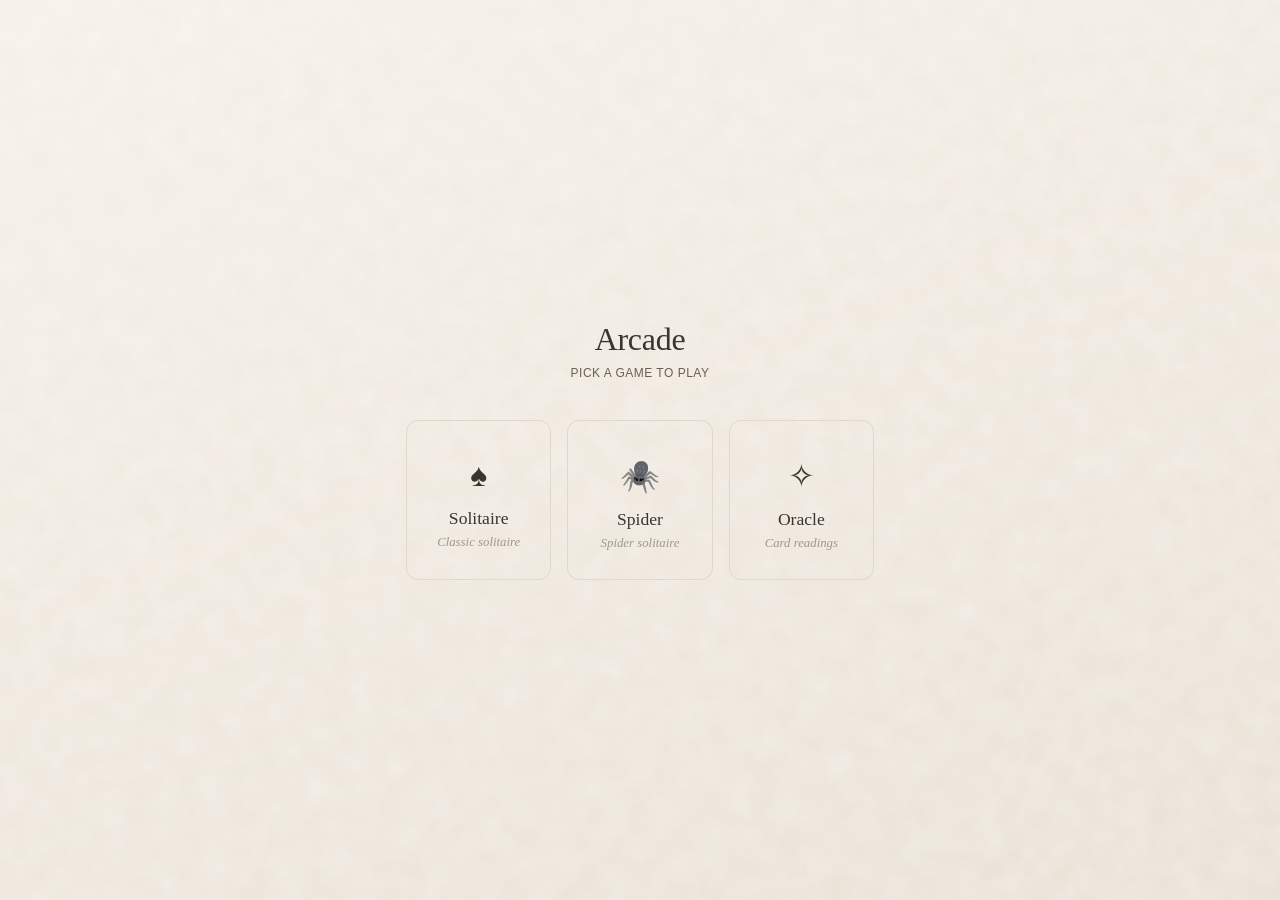
<file: arcade/index.html>
<!DOCTYPE html>
<html lang="en">
<head>
  <meta charset="utf-8" />
  <meta name="viewport" content="width=device-width, initial-scale=1" />
  <title>Arcade — Sara Gottlieb</title>
  <link rel="stylesheet" href="arcade.css" />
  <style>
    body {
      overflow: auto;
      touch-action: auto;
      user-select: auto;
    }

    .arcade-landing {
      display: flex;
      flex-direction: column;
      align-items: center;
      justify-content: center;
      min-height: 100vh;
      padding: 40px 20px;
    }

    .arcade-landing h1 {
      font-family: Georgia, 'Times New Roman', serif;
      font-size: 2rem;
      font-weight: 400;
      color: #3A352F;
      letter-spacing: -0.3px;
      margin-bottom: 8px;
    }

    .arcade-landing .subtitle {
      font-family: -apple-system, BlinkMacSystemFont, 'Segoe UI', sans-serif;
      font-size: 0.75rem;
      color: #6B5F52;
      letter-spacing: 0.5px;
      text-transform: uppercase;
      margin-bottom: 40px;
    }

    .game-grid {
      display: grid;
      grid-template-columns: repeat(auto-fill, minmax(140px, 1fr));
      gap: 16px;
      width: 100%;
      max-width: 500px;
      padding: 0 16px;
    }

    .game-tile {
      background: transparent;
      border: 1px solid #E0D8CC;
      border-radius: 12px;
      padding: 36px 20px 28px;
      text-align: center;
      text-decoration: none;
      color: inherit;
      cursor: pointer;
      transition: border-color 0.2s ease, background 0.2s ease;
    }

    .game-tile:hover {
      border-color: #C4B5A0;
      background: rgba(245, 240, 232, 0.5);
    }

    .game-tile .icon {
      font-family: Georgia, 'Times New Roman', serif;
      font-size: 32px;
      color: #3A352F;
      margin-bottom: 14px;
    }

    .game-tile .name {
      font-family: Georgia, 'Times New Roman', serif;
      font-size: 1.1rem;
      font-weight: 400;
      color: #3A352F;
    }

    .game-tile .desc {
      font-family: Georgia, 'Times New Roman', serif;
      font-size: 0.8rem;
      font-style: italic;
      color: #A09888;
      margin-top: 6px;
    }

    @media (max-width: 500px) {
      .game-tile {
        padding: 24px 12px 18px;
      }
      .game-tile .icon { font-size: 24px; margin-bottom: 10px; }
      .game-tile .name { font-size: 0.95rem; }
      .game-tile .desc { font-size: 0.7rem; }
    }

  </style>
</head>
<body>
  <div class="arcade-landing">
    <h1>Arcade</h1>
    <p class="subtitle">Pick a game to play</p>
    <div class="game-grid">
      <a href="solitaire/" class="game-tile">
        <div class="icon">&spades;</div>
        <div class="name">Solitaire</div>
        <div class="desc">Classic solitaire</div>
      </a>
      <a href="spider/" class="game-tile">
        <div class="icon">🕷️</div>
        <div class="name">Spider</div>
        <div class="desc">Spider solitaire</div>
      </a>
      <a href="oracle/" class="game-tile">
        <div class="icon">&#10023;</div>
        <div class="name">Oracle</div>
        <div class="desc">Card readings</div>
      </a>
    </div>
  </div>
</body>
</html>
</file>
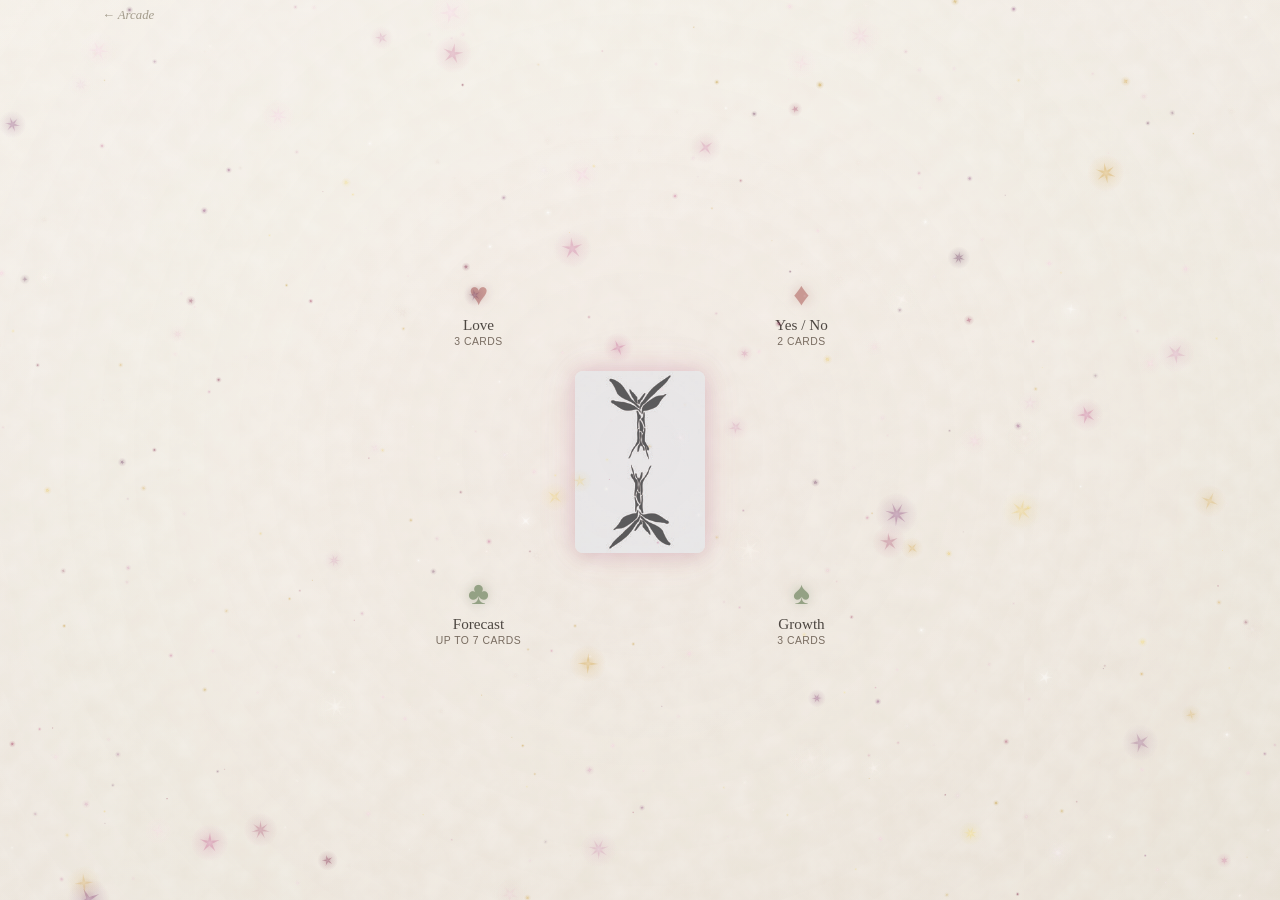
<file: arcade/oracle/index.html>
<!DOCTYPE html>
<html lang="en">
<head>
  <meta charset="utf-8" />
  <meta name="viewport" content="width=device-width, initial-scale=1, maximum-scale=1, user-scalable=no" />
  <title>Oracle — Sara Gottlieb</title>
  <link rel="stylesheet" href="../arcade.css" />
  <link rel="stylesheet" href="oracle.css" />
</head>
<body>
  <div id="game" class="arcade-game">
    <header id="controls">
      <a href="../" class="arcade-back">&larr; Arcade</a>
      <span id="reading-title"></span>
    </header>

    <div id="table">
      <!-- Spread picker: four corners + center deck -->
      <div id="spread-picker">
        <div class="spread-option" data-spread="love">
          <span class="spread-suit suit-pink">&hearts;</span>
          <span class="spread-name">Love</span>
          <span class="spread-count">3 cards</span>
        </div>
        <div class="spread-option" data-spread="yesno">
          <span class="spread-suit suit-pink">&diams;</span>
          <span class="spread-name">Yes / No</span>
          <span class="spread-count">2 cards</span>
        </div>
        <div id="center-deck"></div>
        <div class="spread-option" data-spread="forecast">
          <span class="spread-suit suit-green">&clubs;</span>
          <span class="spread-name">Forecast</span>
          <span class="spread-count">up to 7 cards</span>
        </div>
        <div class="spread-option" data-spread="growth">
          <span class="spread-suit suit-green">&spades;</span>
          <span class="spread-name">Growth</span>
          <span class="spread-count">3 cards</span>
        </div>
      </div>

      <!-- Prompt overlay (shown after picking spread) -->
      <div id="prompt-area" class="hidden">
        <p id="prompt-text"></p>
        <div id="shuffle-deck"></div>
        <p id="shuffle-counter"></p>
      </div>

      <!-- Forecast day picker -->
      <div id="day-picker" class="hidden">
        <p>How many days would you like to forecast?</p>
        <div id="day-buttons"></div>
      </div>

      <!-- Card spread area -->
      <div id="spread-area" class="hidden"></div>

      <!-- Yes/No answer -->
      <div id="answer-display" class="hidden"></div>

      <!-- New Reading button -->
      <div id="complete-area" class="hidden">
        <button id="new-reading-btn" class="arcade-btn">New Reading</button>
      </div>
    </div>

    <!-- Sparkle canvas overlay -->
    <canvas id="sparkle-canvas"></canvas>
  </div>
  <script type="module" src="oracle.js"></script>
</body>
</html>
</file>
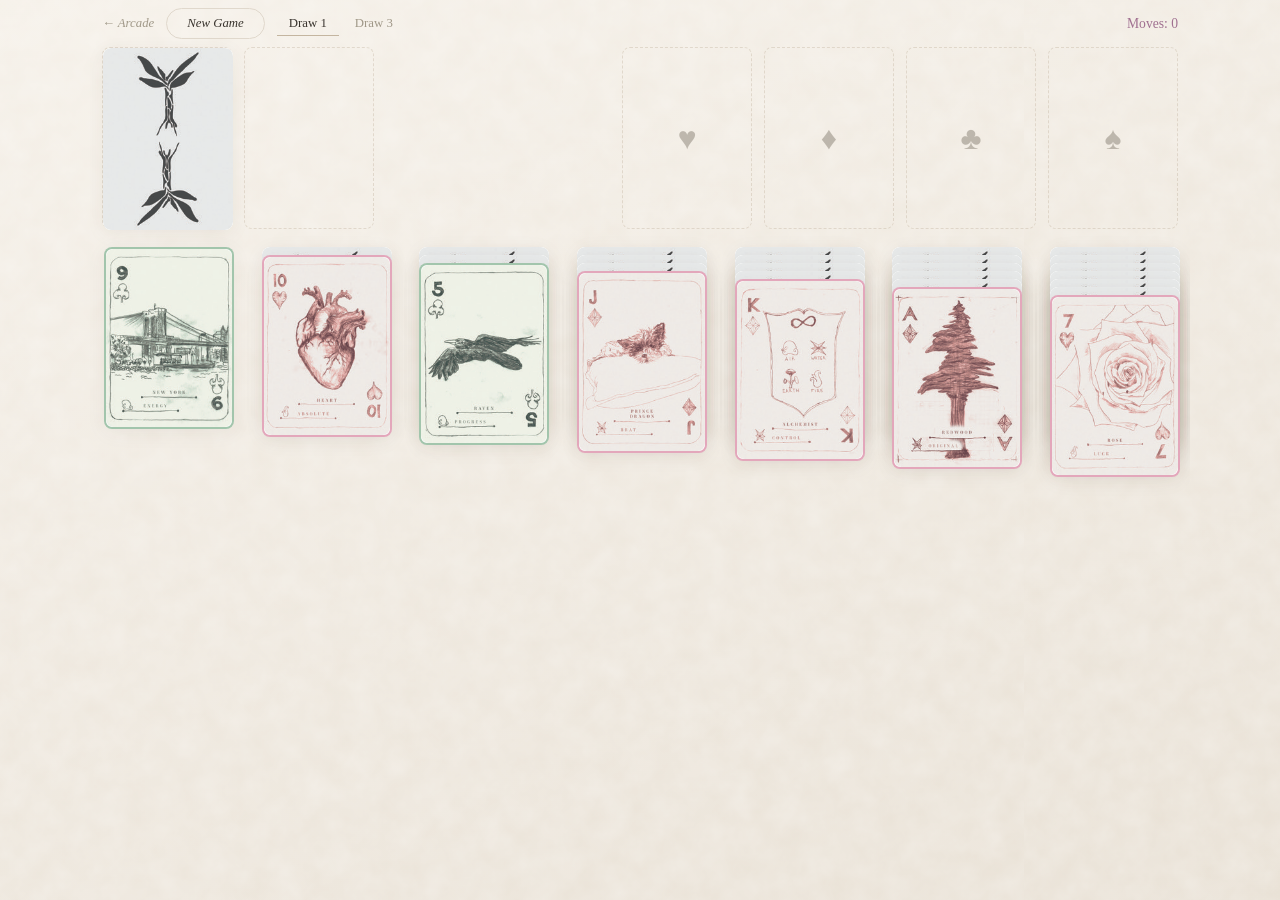
<file: arcade/solitaire/index.html>
<!DOCTYPE html>
<html lang="en">
<head>
  <meta charset="utf-8" />
  <meta name="viewport" content="width=device-width, initial-scale=1, maximum-scale=1, user-scalable=no" />
  <title>Solitaire — Sara Gottlieb</title>
  <link rel="stylesheet" href="../arcade.css" />
  <link rel="stylesheet" href="solitaire.css" />
</head>
<body>
  <div id="game" class="arcade-game">
    <header id="controls">
      <a href="../" class="arcade-back">← Arcade</a>
      <button id="new-game-btn" class="arcade-btn">New Game</button>
      <div id="draw-toggle" class="arcade-toggle">
        <button id="draw1-btn" class="active">Draw 1</button>
        <button id="draw3-btn">Draw 3</button>
      </div>
      <span id="move-counter">Moves: 0</span>
    </header>
    <div id="table">
      <div id="top-row">
        <div id="stock" class="pile"></div>
        <div id="waste" class="pile"></div>
        <div class="spacer"></div>
        <div id="foundation-0" class="pile foundation"></div>
        <div id="foundation-1" class="pile foundation"></div>
        <div id="foundation-2" class="pile foundation"></div>
        <div id="foundation-3" class="pile foundation"></div>
      </div>
      <div id="tableau">
        <div id="tableau-0" class="pile column"></div>
        <div id="tableau-1" class="pile column"></div>
        <div id="tableau-2" class="pile column"></div>
        <div id="tableau-3" class="pile column"></div>
        <div id="tableau-4" class="pile column"></div>
        <div id="tableau-5" class="pile column"></div>
        <div id="tableau-6" class="pile column"></div>
      </div>
    </div>
    <button id="auto-complete-btn" class="hidden">Auto Complete</button>
    <div id="win-overlay" class="hidden">
      <canvas id="win-canvas"></canvas>
      <div id="win-message">
        <h1>You Won!</h1>
        <button id="play-again-btn">Play Again</button>
      </div>
    </div>
  </div>
  <div id="rotate-prompt">
    <div id="rotate-message">
      <span id="rotate-icon">↻</span>
      <p>Rotate your device to landscape to play</p>
      <button id="rotate-dismiss">Play anyway</button>
    </div>
  </div>
  <script type="module" src="solitaire.js"></script>
</body>
</html>
</file>
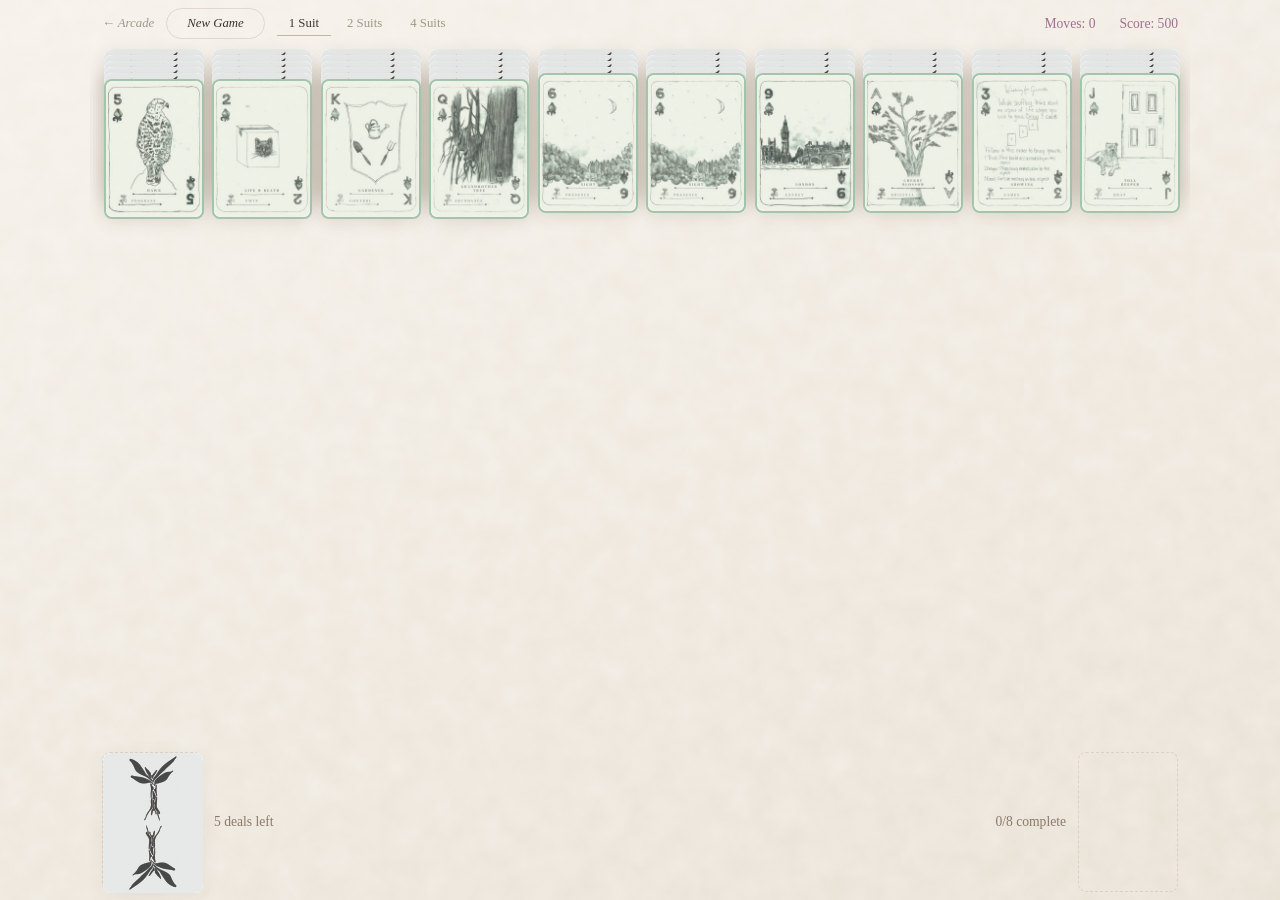
<file: arcade/spider/index.html>
<!DOCTYPE html>
<html lang="en">
<head>
  <meta charset="utf-8" />
  <meta name="viewport" content="width=device-width, initial-scale=1, maximum-scale=1, user-scalable=no" />
  <title>Spider Solitaire — Sara Gottlieb</title>
  <link rel="stylesheet" href="../arcade.css" />
  <link rel="stylesheet" href="spider.css" />
</head>
<body>
  <div id="game" class="arcade-game">
    <header id="controls">
      <a href="../" class="arcade-back">← Arcade</a>
      <button id="new-game-btn" class="arcade-btn">New Game</button>
      <div id="suit-toggle" class="arcade-toggle">
        <button id="suit1-btn" class="active">1 Suit</button>
        <button id="suit2-btn">2 Suits</button>
        <button id="suit4-btn">4 Suits</button>
      </div>
      <span id="move-counter">Moves: 0</span>
      <span id="score-counter">Score: 500</span>
    </header>
    <div id="table">
      <div id="tableau">
        <div id="tableau-0" class="pile column"></div>
        <div id="tableau-1" class="pile column"></div>
        <div id="tableau-2" class="pile column"></div>
        <div id="tableau-3" class="pile column"></div>
        <div id="tableau-4" class="pile column"></div>
        <div id="tableau-5" class="pile column"></div>
        <div id="tableau-6" class="pile column"></div>
        <div id="tableau-7" class="pile column"></div>
        <div id="tableau-8" class="pile column"></div>
        <div id="tableau-9" class="pile column"></div>
      </div>
      <div id="bottom-row">
        <div id="stock" class="pile"></div>
        <div id="stock-count"></div>
        <div class="spacer"></div>
        <div id="completed-count"></div>
        <div id="completed" class="pile"></div>
      </div>
    </div>
    <div id="win-overlay" class="hidden">
      <canvas id="win-canvas"></canvas>
      <div id="win-message">
        <h1>You Won!</h1>
        <p id="win-score"></p>
        <button id="play-again-btn" class="arcade-btn">Play Again</button>
      </div>
    </div>
  </div>
  <script type="module" src="spider.js"></script>
</body>
</html>
</file>
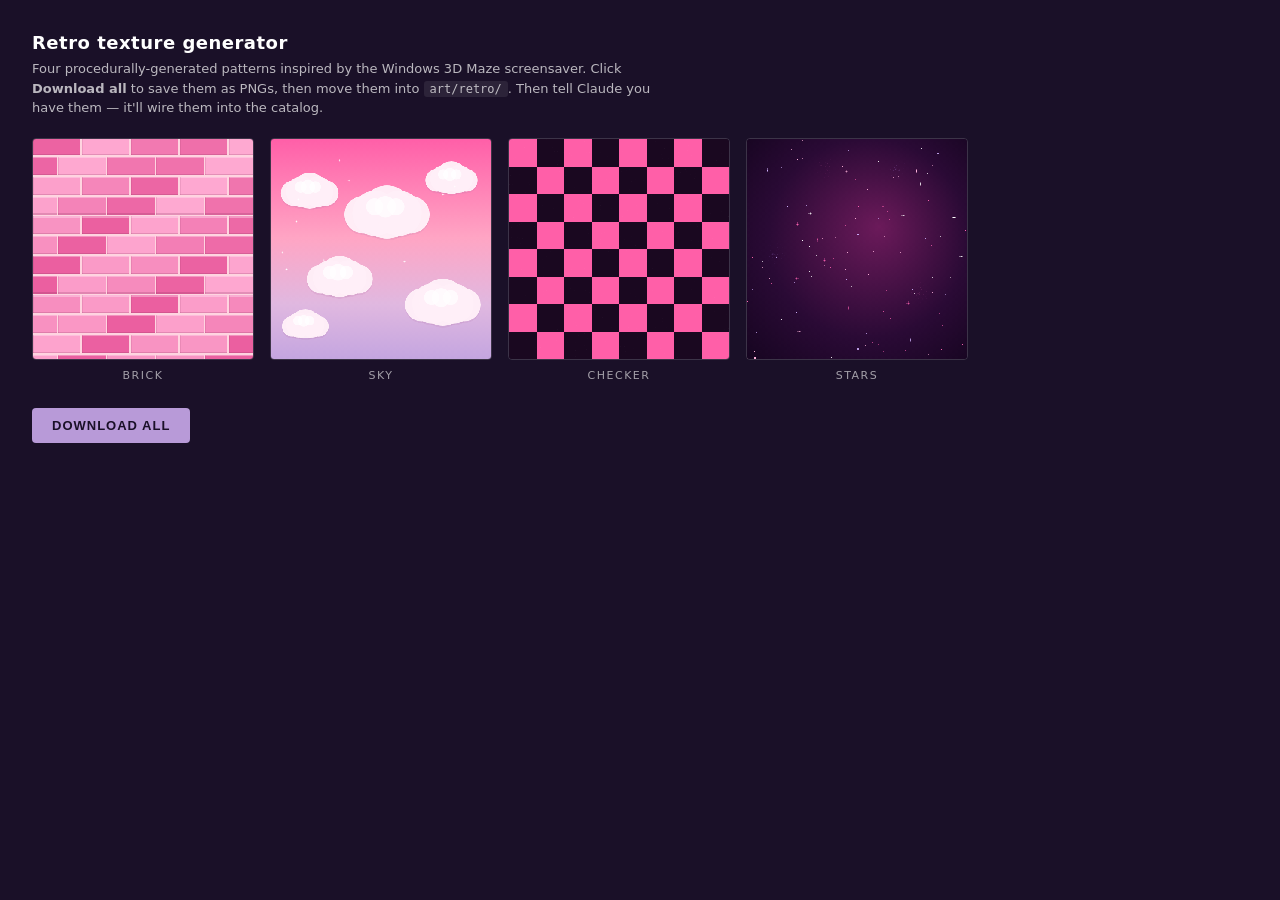
<file: scripts/make-retro.html>
<!DOCTYPE html>
<html lang="en">
<head>
<meta charset="utf-8" />
<title>Retro texture generator · 3D Maze</title>
<style>
  body { background: #1a1028; color: #fff; font-family: system-ui, sans-serif; padding: 24px; }
  h1 { font-size: 18px; margin: 0 0 6px; letter-spacing: 0.5px; }
  p { color: rgba(255,255,255,0.7); font-size: 13px; line-height: 1.5; margin: 0 0 18px; max-width: 640px; }
  code { background: rgba(255,255,255,0.08); padding: 1px 6px; border-radius: 3px; font-size: 12px; }
  .patterns { display: flex; flex-wrap: wrap; gap: 16px; margin: 20px 0 24px; }
  .pattern { text-align: center; }
  .pattern canvas { display: block; width: 220px; height: 220px; image-rendering: pixelated; border: 1px solid rgba(255,255,255,0.15); border-radius: 4px; }
  .pattern .label { margin: 8px 0 0; font-size: 11px; letter-spacing: 1.5px; text-transform: uppercase; color: rgba(255,255,255,0.6); }
  button {
    background: #b89ad8; color: #1a1028; border: 0;
    padding: 10px 20px; font-size: 13px; letter-spacing: 1px; text-transform: uppercase;
    cursor: pointer; border-radius: 4px; font-weight: 600;
  }
  button:hover { background: #c9afe4; }
</style>
</head>
<body>

<h1>Retro texture generator</h1>
<p>
  Four procedurally-generated patterns inspired by the Windows 3D Maze screensaver.
  Click <strong>Download all</strong> to save them as PNGs, then move them into
  <code>art/retro/</code>. Then tell Claude you have them — it'll wire them into the catalog.
</p>

<div class="patterns" id="patterns"></div>

<button id="dl">Download all</button>

<script>
const W = 512, H = 512;

const PATTERNS = [
  { name: 'Brick', fn: renderBrick },
  { name: 'Sky', fn: renderSky },
  { name: 'Checker', fn: renderChecker },
  { name: 'Stars', fn: renderStars },
];

function renderBrick(ctx, w, h) {
  // mortar background — soft baby pink
  ctx.fillStyle = '#ffd4e0';
  ctx.fillRect(0, 0, w, h);
  const bh = 42, bw = 110, gap = 4;
  let rowIdx = 0;
  for (let y = -gap; y < h + bh; y += bh + gap, rowIdx++) {
    const offset = rowIdx % 2 === 0 ? 0 : -bw / 2;
    for (let x = offset; x < w; x += bw + gap) {
      // bubblegum to hot-pink variation
      const v = (Math.sin((x * 0.13 + y * 0.27 + rowIdx * 1.1)) * 0.5 + 0.5);
      const r = Math.floor(235 + v * 20);      // stays in pink range 235-255
      const g = Math.floor(95 + v * 75);       // 95-170 — rose→salmon
      const b = Math.floor(160 + v * 50);      // 160-210 — always pink-leaning
      ctx.fillStyle = `rgb(${r}, ${g}, ${b})`;
      ctx.fillRect(x, y, bw, bh);
      // top highlight — pearl shimmer
      ctx.fillStyle = 'rgba(255, 240, 250, 0.35)';
      ctx.fillRect(x, y, bw, 3);
      // bottom shadow — muted rose
      ctx.fillStyle = 'rgba(120, 40, 80, 0.2)';
      ctx.fillRect(x, y + bh - 3, bw, 3);
      // left edge shadow
      ctx.fillStyle = 'rgba(120, 40, 80, 0.12)';
      ctx.fillRect(x, y, 2, bh);
    }
  }
}

function renderSky(ctx, w, h) {
  // Y2K sunset: hot pink → peach → lavender
  const grad = ctx.createLinearGradient(0, 0, 0, h);
  grad.addColorStop(0, '#ff5fa8');
  grad.addColorStop(0.45, '#ffa5c4');
  grad.addColorStop(0.75, '#e0b8e0');
  grad.addColorStop(1, '#c4a5e0');
  ctx.fillStyle = grad;
  ctx.fillRect(0, 0, w, h);
  // puffy cotton-candy clouds
  const clouds = [
    { x: 90, y: 120, r: 42 },
    { x: 270, y: 170, r: 62 },
    { x: 420, y: 90, r: 38 },
    { x: 160, y: 320, r: 48 },
    { x: 400, y: 380, r: 55 },
    { x: 80, y: 430, r: 34 },
  ];
  for (const c of clouds) {
    // lilac shadow underneath
    ctx.fillStyle = 'rgba(180, 120, 170, 0.15)';
    for (let i = -2; i <= 2; i++) {
      ctx.beginPath();
      ctx.arc(c.x + i * c.r * 0.45, c.y + Math.abs(i) * 3 + 4, c.r * (1 - Math.abs(i) * 0.15), 0, Math.PI * 2);
      ctx.fill();
    }
    // pearlescent white-pink body
    ctx.fillStyle = 'rgba(255, 240, 248, 0.97)';
    for (let i = -2; i <= 2; i++) {
      ctx.beginPath();
      ctx.arc(c.x + i * c.r * 0.45, c.y + Math.abs(i) * 3, c.r * (1 - Math.abs(i) * 0.15), 0, Math.PI * 2);
      ctx.fill();
    }
    // bright pink-white highlight
    ctx.fillStyle = 'rgba(255, 255, 255, 0.7)';
    for (let i = -1; i <= 1; i++) {
      ctx.beginPath();
      ctx.arc(c.x + i * c.r * 0.4 - 4, c.y - c.r * 0.2, c.r * (1 - Math.abs(i) * 0.2) * 0.4, 0, Math.PI * 2);
      ctx.fill();
    }
  }
  // scatter a few sparkle stars across the sky (Y2K detail)
  let seed = 7;
  const rand = () => { seed = (seed * 1664525 + 1013904223) >>> 0; return seed / 0x100000000; };
  for (let i = 0; i < 12; i++) {
    const x = rand() * w, y = rand() * h * 0.6;
    ctx.fillStyle = `rgba(255, 255, 255, ${0.6 + rand() * 0.4})`;
    ctx.fillRect(x, y, 2, 2);
    ctx.fillStyle = `rgba(255, 255, 255, ${0.3 + rand() * 0.3})`;
    ctx.fillRect(x - 2, y + 0.5, 6, 1);
    ctx.fillRect(x + 0.5, y - 2, 1, 6);
  }
}

function renderChecker(ctx, w, h) {
  // Y2K hot pink + black checker — skater / Avril Lavigne energy
  const size = 64;
  for (let y = 0; y < h; y += size) {
    for (let x = 0; x < w; x += size) {
      const isLight = (Math.floor(x / size) + Math.floor(y / size)) % 2 === 0;
      ctx.fillStyle = isLight ? '#ff5fa8' : '#1a0820';
      ctx.fillRect(x, y, size, size);
    }
  }
  // very subtle grain + shimmer
  for (let i = 0; i < 2000; i++) {
    const x = Math.random() * w, y = Math.random() * h;
    ctx.fillStyle = `rgba(255, 255, 255, ${Math.random() * 0.05})`;
    ctx.fillRect(x, y, 1, 1);
  }
}

function renderStars(ctx, w, h) {
  // Y2K holographic galaxy — deep magenta → plum → near-black
  const grad = ctx.createRadialGradient(w * 0.6, h * 0.4, 0, w / 2, h / 2, Math.max(w, h) / 1.1);
  grad.addColorStop(0, '#6b1a5a');
  grad.addColorStop(0.5, '#2a0a35');
  grad.addColorStop(1, '#0a0214');
  ctx.fillStyle = grad;
  ctx.fillRect(0, 0, w, h);
  // deterministic pseudo-random stars
  let seed = 42;
  const rand = () => {
    seed = (seed * 1664525 + 1013904223) >>> 0;
    return seed / 0x100000000;
  };
  // pink/white/lavender star palette for Y2K holographic feel
  const starColors = [
    [255, 255, 255],  // white
    [255, 180, 220],  // baby pink
    [255, 100, 180],  // hot pink
    [210, 180, 255],  // lavender
  ];
  for (let i = 0; i < 280; i++) {
    const x = Math.floor(rand() * w);
    const y = Math.floor(rand() * h);
    const roll = rand();
    const size = roll < 0.78 ? 1 : roll < 0.94 ? 2 : 3;
    const alpha = 0.5 + rand() * 0.5;
    const color = starColors[Math.floor(rand() * starColors.length)];
    ctx.fillStyle = `rgba(${color[0]}, ${color[1]}, ${color[2]}, ${alpha})`;
    ctx.fillRect(x, y, size, size);
    if (size === 3) {
      // sparkle cross-arms
      ctx.fillStyle = `rgba(${color[0]}, ${color[1]}, ${color[2]}, ${alpha * 0.55})`;
      ctx.fillRect(x - 3, y + 1, size + 6, 1);
      ctx.fillRect(x + 1, y - 3, 1, size + 6);
    }
  }
  // holographic nebula smudges — soft pink and lavender clouds
  const nebulaColors = [
    'rgba(255, 120, 200, ',
    'rgba(200, 150, 255, ',
  ];
  for (let i = 0; i < 4; i++) {
    const cx = Math.floor(rand() * w);
    const cy = Math.floor(rand() * h);
    const baseColor = nebulaColors[i % nebulaColors.length];
    for (let j = 0; j < 60; j++) {
      const r = rand() * 32;
      const a = rand() * Math.PI * 2;
      ctx.fillStyle = baseColor + ((1 - r / 32) * 0.3).toFixed(3) + ')';
      ctx.fillRect(cx + Math.cos(a) * r, cy + Math.sin(a) * r, 1, 1);
    }
  }
}

// Render previews
const container = document.getElementById('patterns');
const canvases = [];
for (const p of PATTERNS) {
  const div = document.createElement('div');
  div.className = 'pattern';
  const canvas = document.createElement('canvas');
  canvas.width = W;
  canvas.height = H;
  const ctx = canvas.getContext('2d');
  p.fn(ctx, W, H);
  div.appendChild(canvas);
  const label = document.createElement('p');
  label.className = 'label';
  label.textContent = p.name;
  div.appendChild(label);
  container.appendChild(div);
  canvases.push({ name: p.name, canvas });
}

document.getElementById('dl').addEventListener('click', async () => {
  for (const { name, canvas } of canvases) {
    const blob = await new Promise(r => canvas.toBlob(r, 'image/png'));
    const url = URL.createObjectURL(blob);
    const a = document.createElement('a');
    a.href = url;
    a.download = `${name}.png`;
    document.body.appendChild(a);
    a.click();
    a.remove();
    URL.revokeObjectURL(url);
    await new Promise(r => setTimeout(r, 250));
  }
});
</script>

</body>
</html>
</file>
<file: arcade/arcade.css>
/* ============================================================
   Shared Arcade Styles
   ============================================================ */

/* ---- Design tokens ---- */
:root {
  --card-width: 130px;
  --card-height: 182px;
  --card-gap: 12px;
  --card-radius: 8px;
  --pile-border: rgba(196, 181, 160, 0.4);
  --bg-top: #f5f0e8;
  --bg-bottom: #e8e0d4;
  --shadow: 0 4px 20px rgba(60, 50, 40, 0.06);
}

/* ---- Base reset & body ---- */
*, *::before, *::after {
  margin: 0;
  padding: 0;
  box-sizing: border-box;
}

body {
  height: 100vh;
  font-family: Georgia, 'Times New Roman', serif;
  background:
    url("data:image/svg+xml,%3Csvg xmlns='http://www.w3.org/2000/svg' width='1024' height='1024'%3E%3Cdefs%3E%3Cfilter id='cloud'%3E%3CfeTurbulence type='fractalNoise' baseFrequency='0.04' numOctaves='8' seed='5' stitchTiles='stitch'/%3E%3CfeColorMatrix type='saturate' values='0'/%3E%3CfeComponentTransfer%3E%3CfeFuncR type='linear' slope='0.45' intercept='0.4'/%3E%3CfeFuncG type='linear' slope='0.45' intercept='0.4'/%3E%3CfeFuncB type='linear' slope='0.45' intercept='0.4'/%3E%3C/feComponentTransfer%3E%3C/filter%3E%3C/defs%3E%3Crect width='1024' height='1024' filter='url(%23cloud)'/%3E%3C/svg%3E"),
    linear-gradient(160deg, var(--bg-top) 0%, var(--bg-bottom) 100%);
  background-blend-mode: soft-light, normal;
  background-size: 1024px 1024px, cover;
  overflow: hidden;
  user-select: none;
  touch-action: none;
}

/* ---- Cards ---- */
.card {
  position: absolute;
  width: var(--card-width);
  height: var(--card-height);
  border-radius: var(--card-radius);
  box-shadow: var(--shadow);
  cursor: pointer;
  transition: transform 0.15s ease, box-shadow 0.15s ease;
  will-change: transform;
  overflow: hidden;
  background: #fff;
}

.card img {
  width: 100%;
  height: 100%;
  object-fit: cover;
  border-radius: var(--card-radius);
  pointer-events: none;
  display: block;
}

.card.suit-pink {
  border: 2.5px solid rgba(200, 80, 120, 0.5);
}

.card.suit-green {
  border: 2.5px solid rgba(70, 140, 90, 0.5);
}

.card.face-down {
  cursor: default;
}

.card.selected {
  box-shadow: 0 0 0 3px #C4B5A0, var(--shadow);
  transform: translateY(-4px);
}

.card.dragging {
  z-index: 1000;
  box-shadow: 0 12px 28px rgba(0, 0, 0, 0.28);
  transition: none;
  pointer-events: none;
}

@keyframes snap {
  0% { transform: scale(1.08); box-shadow: 0 6px 16px rgba(0,0,0,0.2); }
  60% { transform: scale(0.97); }
  100% { transform: scale(1); box-shadow: var(--shadow); }
}

.card.snap {
  animation: snap 0.2s ease-out;
}

/* ---- Piles ---- */
.pile {
  position: relative;
  width: var(--card-width);
  min-height: var(--card-height);
  border-radius: var(--card-radius);
  border: 1.5px dashed var(--pile-border);
  flex-shrink: 0;
}

/* ---- Arcade game container & mobile rotation ---- */
.arcade-game {
  display: flex;
  flex-direction: column;
  height: 100vh;
  max-width: 1100px;
  margin: 0 auto;
  padding: 8px 12px;
  position: relative;
  overflow: hidden;
}

@media (max-width: 700px) and (orientation: portrait) {
  :root {
    --card-width: 80px;
    --card-height: 112px;
    --card-gap: 6px;
    --card-radius: 6px;
  }

  .arcade-game {
    transform: rotate(90deg);
    transform-origin: top left;
    width: 100vh;
    height: 100vw;
    position: absolute;
    top: 0;
    left: 100vw;
    padding: 4px 8px;
  }
}

/* ---- Tablet responsive ---- */
@media (min-width: 701px) and (max-width: 1000px) {
  :root {
    --card-width: 85px;
    --card-height: 119px;
    --card-gap: 8px;
    --card-radius: 6px;
  }
}

/* ---- Arcade back link ---- */
.arcade-back {
  text-decoration: none;
  color: #A09888;
  font-family: Georgia, 'Times New Roman', serif;
  font-size: 0.8rem;
  font-weight: 400;
  font-style: italic;
  transition: color 0.2s ease;
}

.arcade-back:hover {
  color: #3A352F;
}

/* ---- Shared controls bar ---- */
#controls {
  display: flex;
  flex-direction: row;
  align-items: center;
  gap: 12px;
  flex-shrink: 0;
  padding-bottom: 8px;
}

/* ---- Shared column pile ---- */
.pile.column {
  border: 2px dashed transparent;
  flex: 1;
  max-width: var(--card-width);
}

.pile.column:empty {
  border-color: var(--pile-border);
}

/* ---- Shared button style ---- */
.arcade-btn {
  border-radius: 20px;
  border: 1px solid #E0D8CC;
  background: transparent;
  color: #3A352F;
  font-family: Georgia, 'Times New Roman', serif;
  font-size: 0.8rem;
  font-weight: 400;
  font-style: italic;
  padding: 7px 20px;
  cursor: pointer;
  transition: border-color 0.2s ease, background 0.2s ease;
}

.arcade-btn:hover {
  border-color: #C4B5A0;
  background: rgba(245, 240, 232, 0.5);
}

/* ---- Shared toggle style ---- */
.arcade-toggle {
  display: flex;
  flex-direction: row;
  gap: 4px;
}

.arcade-toggle button {
  border: none;
  background: transparent;
  color: #A09888;
  font-family: Georgia, 'Times New Roman', serif;
  font-size: 0.8rem;
  font-weight: 400;
  padding: 4px 12px;
  border-bottom: 1.5px solid transparent;
  border-radius: 0;
  cursor: pointer;
  transition: color 0.2s ease, border-color 0.2s ease;
}

.arcade-toggle button.active {
  color: #3A352F;
  border-bottom-color: #C4B5A0;
}

.arcade-toggle button:hover:not(.active) {
  color: #6B5F52;
}

/* ---- Win overlay ---- */
#win-overlay {
  position: fixed;
  inset: 0;
  z-index: 2000;
}

#win-overlay.hidden {
  display: none;
}

#win-canvas {
  position: absolute;
  inset: 0;
  width: 100%;
  height: 100%;
}

#win-message {
  position: absolute;
  top: 40%;
  left: 50%;
  transform: translate(-50%, -50%);
  text-align: center;
  display: flex;
  flex-direction: column;
  align-items: center;
  gap: 20px;
}

#win-message h1 {
  font-family: Georgia, 'Times New Roman', serif;
  font-size: 2.5rem;
  font-weight: 400;
  color: #3A352F;
  letter-spacing: -0.5px;
  text-shadow: 0 2px 8px rgba(255, 255, 255, 0.9), 0 0 20px rgba(255, 255, 255, 0.7);
}
</file>
<file: arcade/oracle/oracle.css>
/* ---- Oracle layout ---- */
#table {
  flex: 1;
  display: flex;
  flex-direction: column;
  align-items: center;
  justify-content: center;
  position: relative;
}

.hidden { display: none !important; }

/* ---- Spread picker: CSS grid, four corners + center ---- */
#spread-picker {
  display: grid;
  grid-template-columns: 1fr auto 1fr;
  grid-template-rows: 1fr auto 1fr;
  width: 100%;
  max-width: 500px;
  height: 60vh;
  max-height: 400px;
  gap: 8px;
}

.spread-option {
  display: flex;
  flex-direction: column;
  align-items: center;
  justify-content: center;
  cursor: pointer;
  padding: 12px;
  border-radius: 12px;
  transition: background 0.2s ease, transform 0.15s ease;
}

.spread-option:hover {
  background: rgba(255, 255, 255, 0.5);
  transform: scale(1.05);
}

/* Position spread options in grid corners */
.spread-option[data-spread="love"]     { grid-column: 1; grid-row: 1; }
.spread-option[data-spread="yesno"]    { grid-column: 3; grid-row: 1; }
.spread-option[data-spread="forecast"] { grid-column: 1; grid-row: 3; }
.spread-option[data-spread="growth"]   { grid-column: 3; grid-row: 3; }

#center-deck {
  grid-column: 2;
  grid-row: 2;
  width: var(--card-width);
  height: var(--card-height);
  border-radius: var(--card-radius);
  background-size: cover;
  background-position: center;
  box-shadow: 0 0 20px rgba(200, 112, 152, 0.3), 0 0 40px rgba(200, 112, 152, 0.1), var(--shadow);
}

.spread-suit {
  font-family: Georgia, 'Times New Roman', serif;
  font-size: 2rem;
  line-height: 1;
}

.spread-suit.suit-pink { color: #C4908A; text-shadow: 0 0 12px rgba(196, 144, 138, 0.5); }
.spread-suit.suit-green { color: #8A9A7A; text-shadow: 0 0 12px rgba(138, 154, 122, 0.5); }

.spread-name {
  font-family: Georgia, 'Times New Roman', serif;
  font-size: 0.95rem;
  font-weight: 400;
  color: #3A352F;
  margin-top: 6px;
}

.spread-count {
  font-family: -apple-system, BlinkMacSystemFont, 'Segoe UI', sans-serif;
  font-size: 0.65rem;
  color: #6B5F52;
  letter-spacing: 0.5px;
  text-transform: uppercase;
  margin-top: 2px;
}

/* ---- Reading title in controls ---- */
#reading-title {
  font-family: -apple-system, BlinkMacSystemFont, 'Segoe UI', sans-serif;
  font-size: 0.75rem;
  font-weight: 500;
  color: #9A7B8A;
  letter-spacing: 1px;
  text-transform: uppercase;
  text-shadow: 0 0 12px rgba(200, 112, 152, 0.4);
}

/* ---- Prompt area ---- */
#prompt-area {
  display: flex;
  flex-direction: column;
  align-items: center;
  justify-content: center;
  gap: 20px;
  flex: 1;
}

#prompt-text {
  font-family: Georgia, 'Times New Roman', serif;
  font-size: 1.1rem;
  color: #3A352F;
  text-align: center;
  max-width: 320px;
  font-style: italic;
  line-height: 1.6;
  text-shadow: 0 0 12px rgba(200, 112, 152, 0.25);
}

#shuffle-deck {
  width: var(--card-width);
  height: var(--card-height);
  border-radius: var(--card-radius);
  background-size: cover;
  background-position: center;
  box-shadow: 0 0 20px rgba(200, 112, 152, 0.3), 0 0 40px rgba(200, 112, 152, 0.1), var(--shadow);
  cursor: pointer;
  transition: transform 0.1s ease;
}

#shuffle-deck:active {
  transform: scale(0.95);
}

#shuffle-counter {
  font-family: -apple-system, BlinkMacSystemFont, 'Segoe UI', sans-serif;
  font-size: 0.75rem;
  color: #6B5F52;
  font-weight: 500;
  letter-spacing: 0.3px;
  text-shadow: 0 0 8px rgba(200, 112, 152, 0.2);
}

/* ---- Shuffle wave animation ---- */
@keyframes shuffle-wave {
  0%   { transform: rotate(0deg) translateY(0); }
  25%  { transform: rotate(-3deg) translateY(-6px); }
  50%  { transform: rotate(2deg) translateY(-3px); }
  75%  { transform: rotate(-1deg) translateY(-1px); }
  100% { transform: rotate(0deg) translateY(0); }
}

#shuffle-deck.shuffling {
  animation: shuffle-wave 0.35s ease-out;
}

/* ---- Day picker (Forecast) ---- */
#day-picker {
  display: flex;
  flex-direction: column;
  align-items: center;
  gap: 16px;
  flex: 1;
  justify-content: center;
}

#day-picker p {
  font-family: Georgia, 'Times New Roman', serif;
  font-size: 1rem;
  color: #3A352F;
  font-style: italic;
}

#day-buttons {
  display: flex;
  gap: 8px;
  flex-wrap: wrap;
  justify-content: center;
}

#day-buttons button {
  width: 44px;
  height: 44px;
  border-radius: 50%;
  border: 1px solid rgba(0, 0, 0, 0.06);
  background: rgba(255, 255, 255, 0.5);
  color: #3A352F;
  font-size: 1.1rem;
  font-weight: 600;
  cursor: pointer;
  transition: background 0.15s ease, transform 0.1s ease;
}

#day-buttons button:hover {
  background: rgba(138, 154, 122, 0.2);
  transform: scale(1.1);
}

/* ---- Spread area ---- */
#spread-area {
  display: flex;
  gap: 20px;
  align-items: center;
  justify-content: center;
  flex: 1;
}

.oracle-card-slot {
  display: flex;
  flex-direction: column;
  align-items: center;
  gap: 8px;
}

/* ---- Card flip container ---- */
.oracle-card {
  width: var(--card-width);
  height: var(--card-height);
  perspective: 600px;
  cursor: default;
}

.oracle-card.tappable {
  cursor: pointer;
}

.oracle-card-inner {
  position: relative;
  width: 100%;
  height: 100%;
  transition: transform 0.5s ease;
  transform-style: preserve-3d;
}

.oracle-card.flipped .oracle-card-inner {
  transform: rotateY(180deg);
}

.oracle-card.flipped .oracle-card-front {
  box-shadow: 0 0 20px rgba(200, 112, 152, 0.4), 0 0 40px rgba(200, 112, 152, 0.15), var(--shadow);
}

.oracle-card.flipped .oracle-card-front.suit-green {
  box-shadow: 0 0 20px rgba(70, 140, 90, 0.4), 0 0 40px rgba(70, 140, 90, 0.15), var(--shadow);
}

.oracle-card-front,
.oracle-card-back {
  position: absolute;
  width: 100%;
  height: 100%;
  backface-visibility: hidden;
  border-radius: var(--card-radius);
  overflow: hidden;
  box-shadow: var(--shadow);
}

.oracle-card-back {
  background-size: cover;
  background-position: center;
  box-shadow: 0 0 16px rgba(200, 112, 152, 0.25), var(--shadow);
}

.oracle-card-front {
  transform: rotateY(180deg);
}

.oracle-card-front img {
  width: 100%;
  height: 100%;
  object-fit: cover;
  border-radius: var(--card-radius);
  display: block;
}

.oracle-card-front.suit-pink {
  border: 2.5px solid rgba(200, 80, 120, 0.5);
}

.oracle-card-front.suit-green {
  border: 2.5px solid rgba(70, 140, 90, 0.5);
}

/* ---- Card labels ---- */
.card-label {
  text-align: center;
}

.card-label .position-name {
  font-family: -apple-system, BlinkMacSystemFont, 'Segoe UI', sans-serif;
  font-size: 0.65rem;
  font-weight: 500;
  color: #9A7B8A;
  letter-spacing: 0.5px;
  text-transform: uppercase;
  text-shadow: 0 0 8px rgba(200, 112, 152, 0.3);
}

.card-label .position-desc {
  font-family: -apple-system, BlinkMacSystemFont, 'Segoe UI', sans-serif;
  font-size: 0.6rem;
  color: #6B5F52;
  font-style: italic;
  margin-top: 1px;
  text-shadow: 0 0 6px rgba(200, 112, 152, 0.2);
}

.card-label .card-name {
  font-family: Georgia, 'Times New Roman', serif;
  font-size: 0.8rem;
  color: #3A352F;
  margin-top: 2px;
  text-shadow: 0 0 10px rgba(200, 112, 152, 0.25);
}

.card-label .card-theme {
  font-family: -apple-system, BlinkMacSystemFont, 'Segoe UI', sans-serif;
  font-size: 0.6rem;
  color: #9A7B8A;
  font-style: italic;
  letter-spacing: 0.3px;
  margin-top: 1px;
  text-shadow: 0 0 8px rgba(200, 112, 152, 0.2);
}

/* ---- Deal animation ---- */
@keyframes deal-in {
  0%   { opacity: 0; transform: scale(0.5) translateY(-40px); }
  100% { opacity: 1; transform: scale(1) translateY(0); }
}

.oracle-card-slot.dealing {
  animation: deal-in 0.4s ease-out both;
}

/* ---- Answer display (Yes/No) ---- */
#answer-display {
  text-align: center;
  padding: 16px;
}

#answer-display .answer-text {
  font-family: Georgia, 'Times New Roman', serif;
  font-size: 2rem;
  font-weight: 400;
  color: #3A352F;
  text-shadow: 0 0 20px rgba(200, 112, 152, 0.5), 0 0 40px rgba(200, 112, 152, 0.2);
}

#answer-display .answer-detail {
  font-family: -apple-system, BlinkMacSystemFont, 'Segoe UI', sans-serif;
  font-size: 0.8rem;
  color: #6B5F52;
  letter-spacing: 0.3px;
  margin-top: 4px;
  text-shadow: 0 0 10px rgba(200, 112, 152, 0.25);
}

/* ---- Shuffle Again button (Yes/No between cards) ---- */
.shuffle-again-btn {
  margin-top: 20px;
}

/* ---- Complete area ---- */
#complete-area {
  padding: 20px;
  text-align: center;
}

/* ---- Sparkle canvas — full viewport width ---- */
#sparkle-canvas {
  position: fixed;
  inset: 0;
  width: 100vw;
  height: 100vh;
  pointer-events: none;
  z-index: 100;
}

/* ---- Disable landscape rotation for oracle — stays portrait ---- */
@media (max-width: 700px) and (orientation: portrait) {
  .arcade-game {
    transform: none;
    width: 100%;
    height: 100vh;
    position: relative;
    top: auto;
    left: auto;
    padding: 4px 8px;
  }

  :root {
    --card-width: 70px;
    --card-height: 98px;
    --card-radius: 5px;
  }

  #spread-picker {
    max-width: 90%;
    height: 50vh;
  }

  .spread-suit { font-size: 1.5rem; }
  .spread-name { font-size: 0.8rem; }
  .spread-count { font-size: 0.65rem; }

  #prompt-text { font-size: 0.95rem; max-width: 260px; }

  #spread-area { gap: 8px; padding-top: 12px; }

  .card-label .position-name { font-size: 0.65rem; }
  .card-label .position-desc { font-size: 0.55rem; }
  .card-label .card-name { font-size: 0.7rem; }
  .card-label .card-theme { font-size: 0.6rem; }

  #answer-display .answer-text { font-size: 1.5rem; }
  #answer-display .answer-detail { font-size: 0.75rem; }
}

/* ---- Small phones: tighter card spacing ---- */
@media (max-width: 400px) {
  #spread-area { gap: 6px; }
}

/* ---- Tablet ---- */
@media (min-width: 701px) and (max-width: 1000px) {
  #spread-picker {
    max-width: 420px;
    height: 50vh;
  }
}
</file>
<file: arcade/solitaire/solitaire.css>
/* ============================================================
   Solitaire-specific styles
   (Shared styles in ../arcade.css)
   ============================================================ */

#move-counter {
  margin-left: auto;
  color: #a07090;
  font-size: 0.85rem;
}

/* ---- Table ---- */
#table {
  display: flex;
  flex-direction: column;
  flex: 1;
  gap: 16px;
  min-height: 0;
}

/* ---- Top row ---- */
#top-row {
  display: flex;
  flex-direction: row;
  gap: var(--card-gap);
  align-items: flex-start;
}

#top-row .spacer {
  flex: 1;
}

/* ---- Tableau ---- */
#tableau {
  display: flex;
  flex-direction: row;
  justify-content: space-between;
  flex: 1;
  align-items: flex-start;
}

/* ---- Foundation ---- */
.foundation {
  transition: box-shadow 0.15s ease, border-color 0.15s ease;
}

.foundation .card {
  top: 0;
  left: 0;
  width: 100%;
  height: 100%;
}

.foundation.drop-target {
  border-color: #8a7560;
  box-shadow: 0 0 12px rgba(138, 117, 96, 0.4);
}

/* Foundation suit indicators */
#foundation-0::after { content: "♥"; }
#foundation-1::after { content: "♦"; }
#foundation-2::after { content: "♣"; }
#foundation-3::after { content: "♠"; }

.foundation::after {
  position: absolute;
  inset: 0;
  display: flex;
  align-items: center;
  justify-content: center;
  font-size: 2rem;
  color: rgba(90, 80, 65, 0.35);
  pointer-events: none;
}

/* ---- Stock empty state ---- */
#stock:not(:has(.card))::after,
#stock.empty::after {
  content: "↻";
  position: absolute;
  inset: 0;
  display: flex;
  align-items: center;
  justify-content: center;
  font-size: 2rem;
  color: var(--pile-border);
}

/* ---- Auto-complete button ---- */
#auto-complete-btn {
  position: fixed;
  bottom: 24px;
  left: 50%;
  transform: translateX(-50%);
  z-index: 1500;
  border-radius: 24px;
  border: none;
  background: rgba(255, 255, 255, 0.85);
  color: #4a3f35;
  font-size: 1rem;
  font-weight: 600;
  padding: 10px 28px;
  cursor: pointer;
  box-shadow: 0 4px 16px rgba(0, 0, 0, 0.15);
  transition: background 0.15s ease, transform 0.15s ease;
}

#auto-complete-btn:hover {
  background: rgba(255, 255, 255, 0.98);
  transform: translateX(-50%) translateY(-2px);
}

#auto-complete-btn.hidden {
  display: none;
}

/* ---- Play again button ---- */
#play-again-btn {
  border-radius: 20px;
  border: none;
  background: rgba(255, 255, 255, 0.75);
  color: #4a3f35;
  font-size: 1rem;
  font-weight: 600;
  padding: 10px 28px;
  cursor: pointer;
  transition: background 0.15s ease, transform 0.1s ease;
}

#play-again-btn:hover {
  background: rgba(255, 255, 255, 0.95);
  transform: translateY(-1px);
}

/* ---- Rotate prompt (hidden) ---- */
#rotate-prompt {
  display: none;
}

/* ---- Mobile portrait adjustments ---- */
@media (max-width: 700px) and (orientation: portrait) {
  #controls {
    padding-bottom: 2px;
    gap: 6px;
  }

  .foundation::after,
  #stock:not(:has(.card))::after,
  #stock.empty::after {
    font-size: 1.3rem;
  }
}

/* ---- Tablet adjustments ---- */
@media (min-width: 701px) and (max-width: 1000px) {
  #controls {
    padding-bottom: 4px;
    gap: 8px;
  }

  .foundation::after,
  #stock:not(:has(.card))::after,
  #stock.empty::after {
    font-size: 1.4rem;
  }

  #win-message h1 {
    font-size: 32px;
  }
}
</file>
<file: arcade/spider/spider.css>
/* ============================================================
   Spider Solitaire — game-specific styles
   (Shared styles in ../arcade.css)
   ============================================================ */

/* 10 columns need smaller cards than 7-column solitaire */
:root {
  --card-width: 100px;
  --card-height: 140px;
}

#move-counter,
#score-counter {
  color: #a07090;
  font-size: 0.85rem;
}

#move-counter {
  margin-left: auto;
}

#score-counter {
  margin-left: 12px;
}

/* ---- Table ---- */
#table {
  display: flex;
  flex-direction: column;
  flex: 1;
  gap: 12px;
  min-height: 0;
}

/* ---- Tableau — 10 columns ---- */
#tableau {
  display: flex;
  flex-direction: row;
  justify-content: space-between;
  flex: 1;
  align-items: flex-start;
}

/* ---- Bottom row — stock & completed ---- */
#bottom-row {
  display: flex;
  flex-direction: row;
  align-items: center;
  gap: var(--card-gap);
  flex-shrink: 0;
}

#bottom-row .spacer {
  flex: 1;
}

#stock {
  cursor: pointer;
}

#stock:not(:has(.card))::after,
#stock.empty::after {
  content: "";
  position: absolute;
  inset: 0;
  display: flex;
  align-items: center;
  justify-content: center;
  font-size: 1.5rem;
  color: var(--pile-border);
}

#stock-count,
#completed-count {
  font-size: 0.85rem;
  color: #8a7a6a;
}

#completed .card {
  top: 0;
  left: 0;
  width: 100%;
  height: 100%;
}

/* ---- Play again button ---- */
#play-again-btn {
  font-size: 1rem;
  padding: 10px 28px;
}

#win-score {
  font-size: 1.2rem;
  color: #4a3f35;
}

/* ---- Mobile portrait adjustments ---- */
@media (max-width: 700px) and (orientation: portrait) {
  :root {
    --card-width: 65px;
    --card-height: 91px;
  }

  #controls {
    padding-bottom: 2px;
    gap: 6px;
  }

  #stock:not(:has(.card))::after,
  #stock.empty::after {
    font-size: 1rem;
  }

  #stock-count,
  #completed-count {
    font-size: 0.75rem;
  }
}

/* ---- Tablet adjustments ---- */
@media (min-width: 701px) and (max-width: 1000px) {
  :root {
    --card-width: 70px;
    --card-height: 98px;
  }

  #controls {
    padding-bottom: 4px;
    gap: 8px;
  }

  #win-message h1 {
    font-size: 32px;
  }
}
</file>
